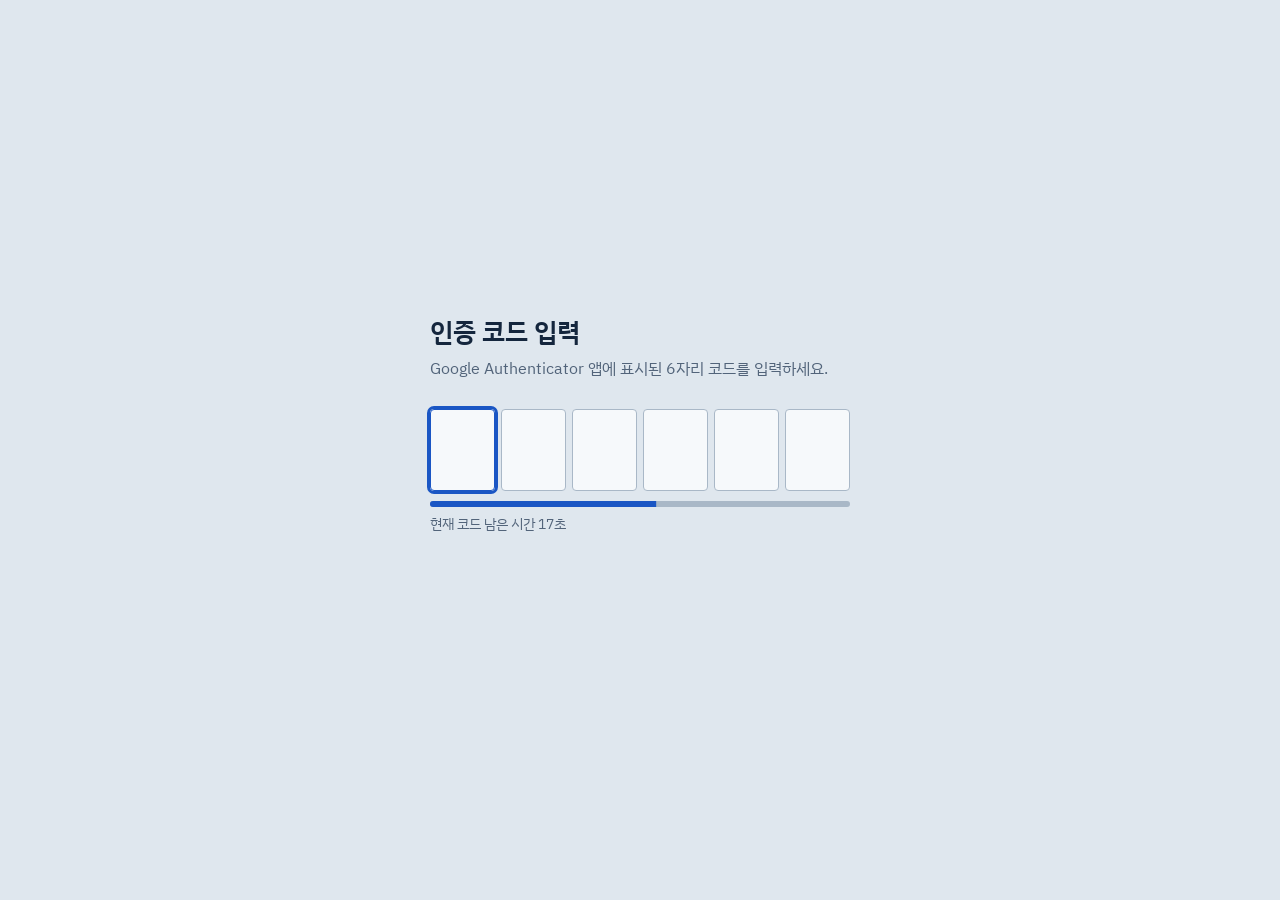
<file: index.html>
<!doctype html>
<html lang="ko">
<head>
<meta charset="utf-8">
<meta name="viewport" content="width=device-width, initial-scale=1">
<title>OTP 로그인</title>
<link rel="preconnect" href="https://fonts.googleapis.com">
<link href="https://fonts.googleapis.com/css2?family=IBM+Plex+Sans+KR:wght@400;600&display=swap" rel="stylesheet">
<link rel="stylesheet" href="style.css">
</head>
<body>
<main>
  <div class="idle" id="idle" role="timer" aria-label="자동 로그아웃까지 남은 시간" hidden></div>
  <section id="login" hidden>
    <h1>인증 코드 입력</h1>
    <p class="sub">Google Authenticator 앱에 표시된 6자리 코드를 입력하세요.</p>
    <form id="form" autocomplete="off">
      <div class="digits" id="digits" role="group" aria-label="6자리 인증 코드"></div>
      <div class="timer" id="timer" aria-hidden="true"><i id="bar"></i></div>
      <p class="timer-text" id="timerText"></p>
      <p class="msg" id="msg" role="alert"></p>
    </form>
  </section>

  <section id="nosecret" hidden>
    <h1>OTP 등록이 필요합니다</h1>
    <p class="sub">config.js에 비밀키가 없습니다. <a href="setup.html">등록 페이지</a>에서 키를 만들고 config.js를 교체하세요.</p>
  </section>

  <section id="home" hidden>
    <!-- 로그인 후 보여줄 내용을 여기에 작성하세요 -->
    <h1>로그인되었습니다</h1>
    <p class="sub">이 영역을 원하는 내용으로 바꾸세요.</p>
    <button class="quiet" id="logout" type="button">로그아웃</button>
  </section>
</main>

<script src="config.js"></script>
<script src="totp.js"></script>
<script>
(() => {
  const SESSION_KEY = "otp_login_until";
  const { secret = "", idleSeconds = 60 } = window.OTP_CONFIG || {};
  const $ = id => document.getElementById(id);
  const digitsEl = $("digits");
  const boxes = [];
  let busy = false;

  function store(fn) { try { return fn(sessionStorage); } catch { return null; } }
  const isLoggedIn = () => Number(store(s => s.getItem(SESSION_KEY)) || 0) > Date.now();

  const extendSession = () => store(s => s.setItem(SESSION_KEY, Date.now() + idleSeconds * 1000));

  // 남은 시간을 [01:00] 형식으로 표시
  function renderIdle() {
    const until = Number(store(s => s.getItem(SESSION_KEY)) || 0);
    const left = Math.max(0, Math.ceil((until - Date.now()) / 1000));
    const mm = String(Math.floor(left / 60)).padStart(2, "0");
    const ss = String(left % 60).padStart(2, "0");
    $("idle").textContent = `[${mm}:${ss}]`;
    $("idle").classList.toggle("low", left <= 10);
  }

  function logout(message = "") {
    store(s => s.removeItem(SESSION_KEY));
    show("login");
    setMsg(message);
  }

  function show(id) {
    for (const s of ["login", "nosecret", "home"]) $(s).hidden = s !== id;
    $("idle").hidden = id !== "home";
    if (id === "home") renderIdle();
    if (id === "login") { clearBoxes(); boxes[0].focus(); }
  }

  function clearBoxes() { boxes.forEach(b => b.value = ""); }

  function setMsg(text, kind = "") {
    $("msg").textContent = text;
    $("msg").className = "msg " + kind;
  }

  function fillFrom(start, text) {
    const nums = text.replace(/\D/g, "").slice(0, 6 - start);
    [...nums].forEach((n, i) => boxes[start + i].value = n);
    const next = Math.min(start + nums.length, 5);
    boxes[next].focus();
    if (boxes.every(b => b.value)) submit();
  }

  async function submit() {
    if (busy) return;
    const code = boxes.map(b => b.value).join("");
    if (code.length !== 6) return;
    busy = true;
    let ok = false;
    try {
      ok = await TOTP.verify(secret, code);
    } catch (e) {
      setMsg(window.crypto?.subtle
        ? "config.js의 비밀키 형식이 올바르지 않습니다."
        : "이 브라우저 환경에서는 인증할 수 없습니다. HTTPS 주소로 접속하세요.", "bad");
      busy = false;
      return;
    }
    busy = false;
    if (ok) {
      extendSession();
      setMsg("");
      show("home");
    } else {
      setMsg("코드가 일치하지 않습니다. 앱에 표시된 현재 코드를 입력하세요.", "bad");
      digitsEl.classList.remove("shake");
      void digitsEl.offsetWidth;
      digitsEl.classList.add("bad", "shake");
      clearBoxes();
      boxes[0].focus();
    }
  }

  for (let i = 0; i < 6; i++) {
    const b = document.createElement("input");
    b.type = "text";
    b.inputMode = "numeric";
    b.maxLength = 6;
    b.autocomplete = i === 0 ? "one-time-code" : "off";
    b.setAttribute("aria-label", `${i + 1}번째 숫자`);
    b.addEventListener("input", () => {
      digitsEl.classList.remove("bad");
      const v = b.value;
      b.value = "";
      if (v) fillFrom(i, v);
      if (v) setMsg("");
    });
    b.addEventListener("keydown", e => {
      if (e.key === "Backspace" && !b.value && i > 0) {
        boxes[i - 1].value = "";
        boxes[i - 1].focus();
        e.preventDefault();
      } else if (e.key === "ArrowLeft" && i > 0) {
        boxes[i - 1].focus(); e.preventDefault();
      } else if (e.key === "ArrowRight" && i < 5) {
        boxes[i + 1].focus(); e.preventDefault();
      }
    });
    b.addEventListener("paste", e => {
      e.preventDefault();
      fillFrom(i, e.clipboardData.getData("text"));
    });
    b.addEventListener("focus", () => b.select());
    boxes.push(b);
    digitsEl.append(b);
  }

  $("form").addEventListener("submit", e => { e.preventDefault(); submit(); });
  $("logout").addEventListener("click", () => logout());

  // 마우스, 키보드, 터치 입력이 있으면 자동 로그아웃 시간을 연장
  // 이미 시간이 지났다면 연장하지 않음 (절전 복귀, 백그라운드 탭 대비)
  let lastExtend = 0;
  function onActivity() {
    if ($("home").hidden || !isLoggedIn()) return;
    const now = Date.now();
    if (now - lastExtend < 250) return;
    lastExtend = now;
    extendSession();
    renderIdle();
  }
  for (const type of ["mousemove", "mousedown", "keydown", "wheel", "touchstart", "scroll"]) {
    window.addEventListener(type, onActivity, { passive: true, capture: true });
  }

  function tick() {
    const ms = Date.now() % 30000;
    const left = TOTP.secondsLeft();
    $("bar").style.transform = `scaleX(${1 - ms / 30000})`;
    $("timer").classList.toggle("low", left <= 5);
    $("timerText").textContent = `현재 코드 남은 시간 ${left}초`;
    // 입력 없이 시간이 지나면 자동 로그아웃
    if (!$("home").hidden) {
      if (isLoggedIn()) renderIdle();
      else logout(`${idleSeconds}초 동안 입력이 없어 로그아웃되었습니다. 코드를 다시 입력하세요.`);
    }
  }
  setInterval(tick, 250);
  tick();

  show(!secret ? "nosecret" : isLoggedIn() ? "home" : "login");
})();
</script>
</body>
</html>
</file>
<file: style.css>
:root {
  --bg: #dfe7ee; --panel: #f6f9fb; --ink: #14263d; --muted: #52647a;
  --line: #a9b8c7; --signal: #1a56c4; --on-signal: #ffffff; --bad: #b3261e; --good: #17704f;
}
@media (prefers-color-scheme: dark) {
  :root {
    --bg: #101c2a; --panel: #18283a; --ink: #e8eff6; --muted: #a2b3c5;
    --line: #475b71; --signal: #7fb0ff; --on-signal: #0d1a29; --bad: #ff9c94; --good: #6fd6ad;
  }
}
* { box-sizing: border-box; }
[hidden] { display: none !important; }
body {
  margin: 0; min-height: 100dvh; padding: 24px 16px;
  display: grid; place-items: center;
  background: var(--bg); color: var(--ink);
  font: 16px/1.6 "IBM Plex Sans KR", "Malgun Gothic", "Apple SD Gothic Neo", system-ui, sans-serif;
  word-break: keep-all;
}
main { width: 100%; max-width: 420px; }
h1 { font-size: 1.6rem; line-height: 1.3; font-weight: 600; margin: 0 0 8px; }
p { margin: 0 0 12px; }
.sub { color: var(--muted); margin-bottom: 28px; }
a { color: var(--signal); }
button {
  font: inherit; font-weight: 600; cursor: pointer; padding: 10px 18px; border-radius: 6px;
  border: 1px solid var(--signal); background: var(--signal); color: var(--on-signal);
}
button.quiet { background: transparent; color: var(--ink); border-color: var(--line); }
:focus-visible { outline: 3px solid var(--signal); outline-offset: 2px; }
.msg { min-height: 1.6em; margin-top: 14px; font-size: .95rem; }
.msg.bad { color: var(--bad); }
.msg.good { color: var(--good); }

/* 코드 입력 + 남은 시간 표시 */
.digits { display: grid; grid-template-columns: repeat(6, 1fr); gap: 6px; }
.digits input {
  width: 100%; min-width: 0; aspect-ratio: 4 / 5; padding: 0; text-align: center;
  font: 600 clamp(1.5rem, 8vw, 2.2rem) ui-monospace, Consolas, Menlo, monospace;
  color: var(--ink); background: var(--panel);
  border: 1px solid var(--line); border-radius: 4px; caret-color: var(--signal);
}
.digits input:focus { outline: 3px solid var(--signal); outline-offset: 0; border-color: var(--signal); }
.digits.bad input { border-color: var(--bad); }
.digits.shake { animation: shake .3s; }
@keyframes shake { 25% { transform: translateX(-6px); } 75% { transform: translateX(6px); } }
.timer { margin-top: 10px; height: 6px; background: var(--line); border-radius: 3px; overflow: hidden; }
.timer i { display: block; height: 100%; background: var(--signal); transform-origin: left; }
.timer.low i { background: var(--bad); }
.timer-text { margin: 6px 0 0; font-size: .875rem; color: var(--muted); font-variant-numeric: tabular-nums; }
@media (prefers-reduced-motion: reduce) { .digits.shake { animation: none; } }

/* 등록 페이지 */
main.wide { max-width: 520px; }
ol.steps { list-style: none; margin: 0; padding: 0; counter-reset: s; }
ol.steps > li { counter-increment: s; padding: 18px 0; border-top: 1px solid var(--line); }
ol.steps h2 { font-size: 1.05rem; margin: 0 0 8px; }
ol.steps h2::before { content: counter(s) ". "; color: var(--signal); }
#qr { background: #fff; padding: 10px; width: 220px; max-width: 100%; border-radius: 4px; }
#qr svg { display: block; width: 100%; height: auto; }
.key { font-family: ui-monospace, Consolas, Menlo, monospace; overflow-wrap: anywhere; word-break: break-all; }
.row { display: flex; flex-wrap: wrap; gap: 8px; margin-top: 12px; }
label { display: block; margin-bottom: 10px; font-size: .95rem; }
label input {
  display: block; width: 100%; margin-top: 4px; padding: 8px 10px; font: inherit;
  color: var(--ink); background: var(--panel); border: 1px solid var(--line); border-radius: 4px;
}

/* 자동 로그아웃 카운트 */
.idle {
  margin-bottom: 20px; text-align: center;
  font: 600 1.5rem ui-monospace, Consolas, Menlo, monospace;
  font-variant-numeric: tabular-nums; color: var(--ink);
}
.idle.low { color: var(--bad); }
</file>
